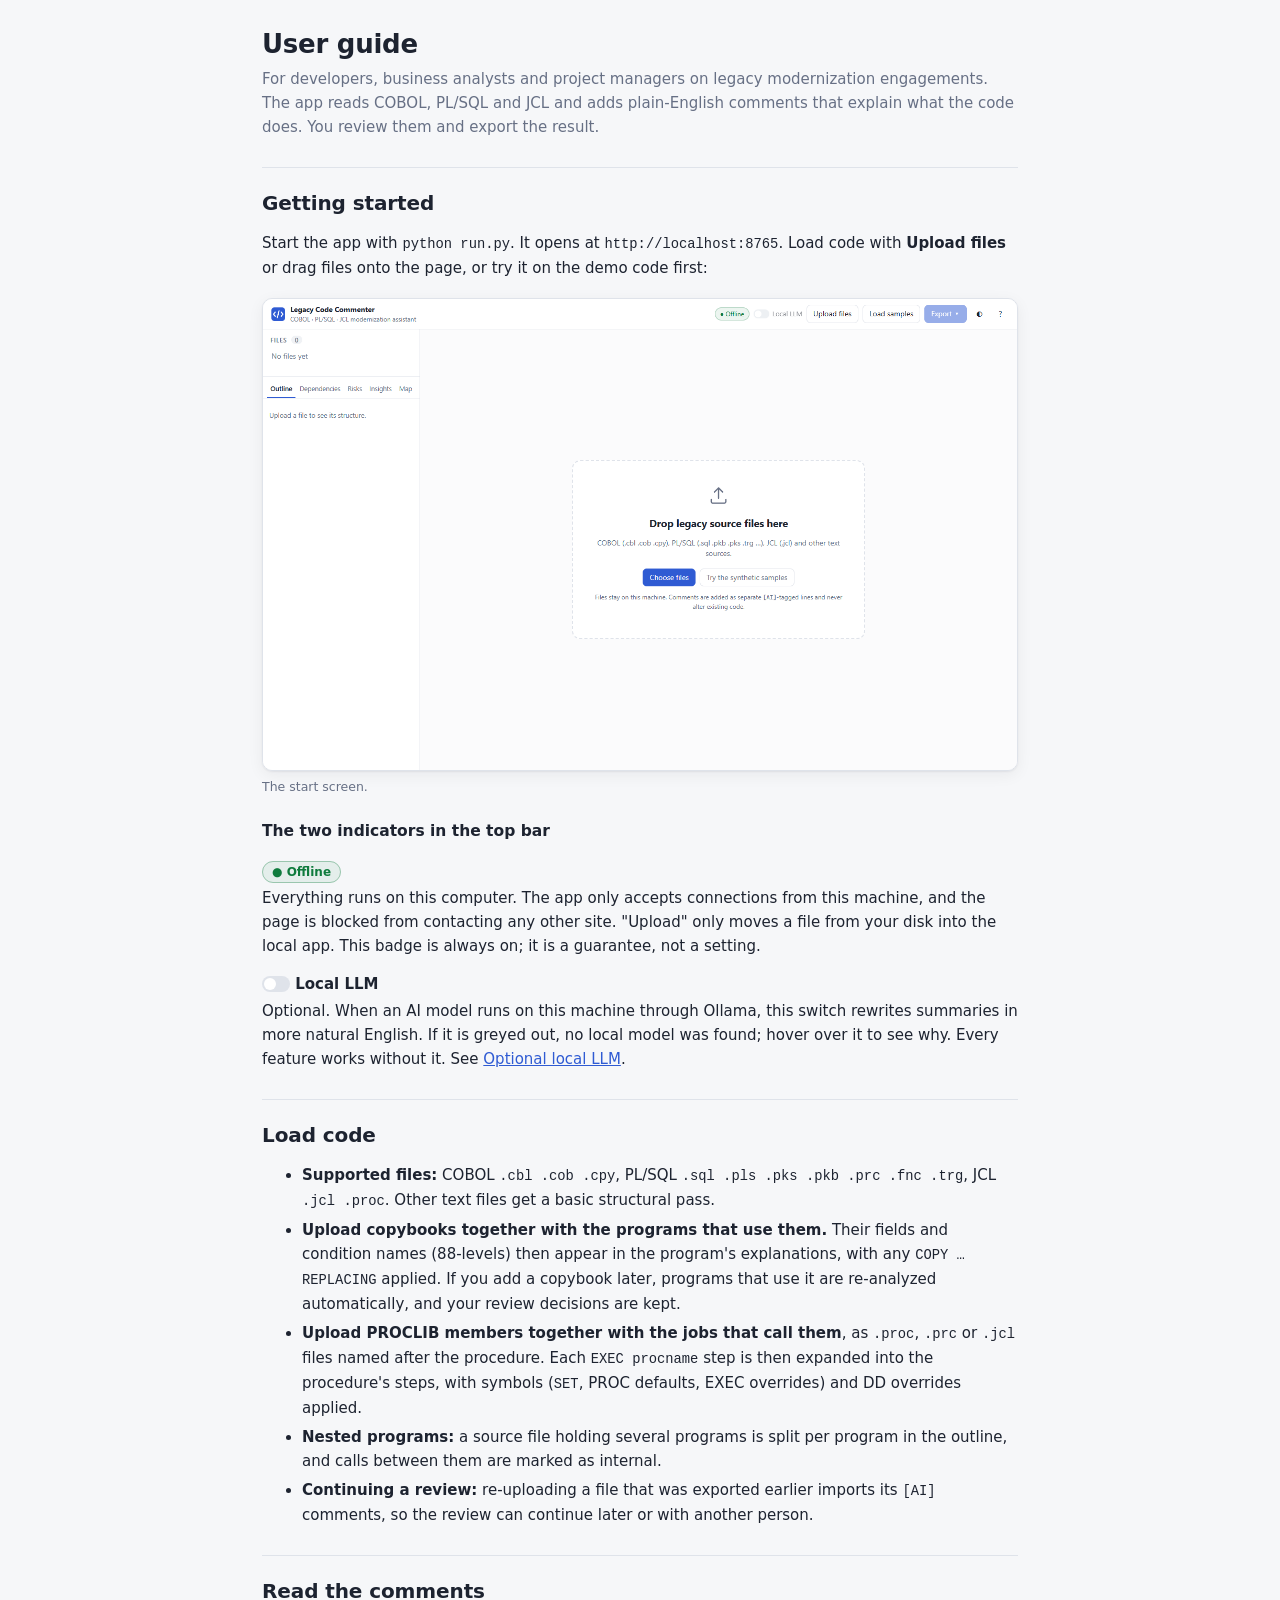
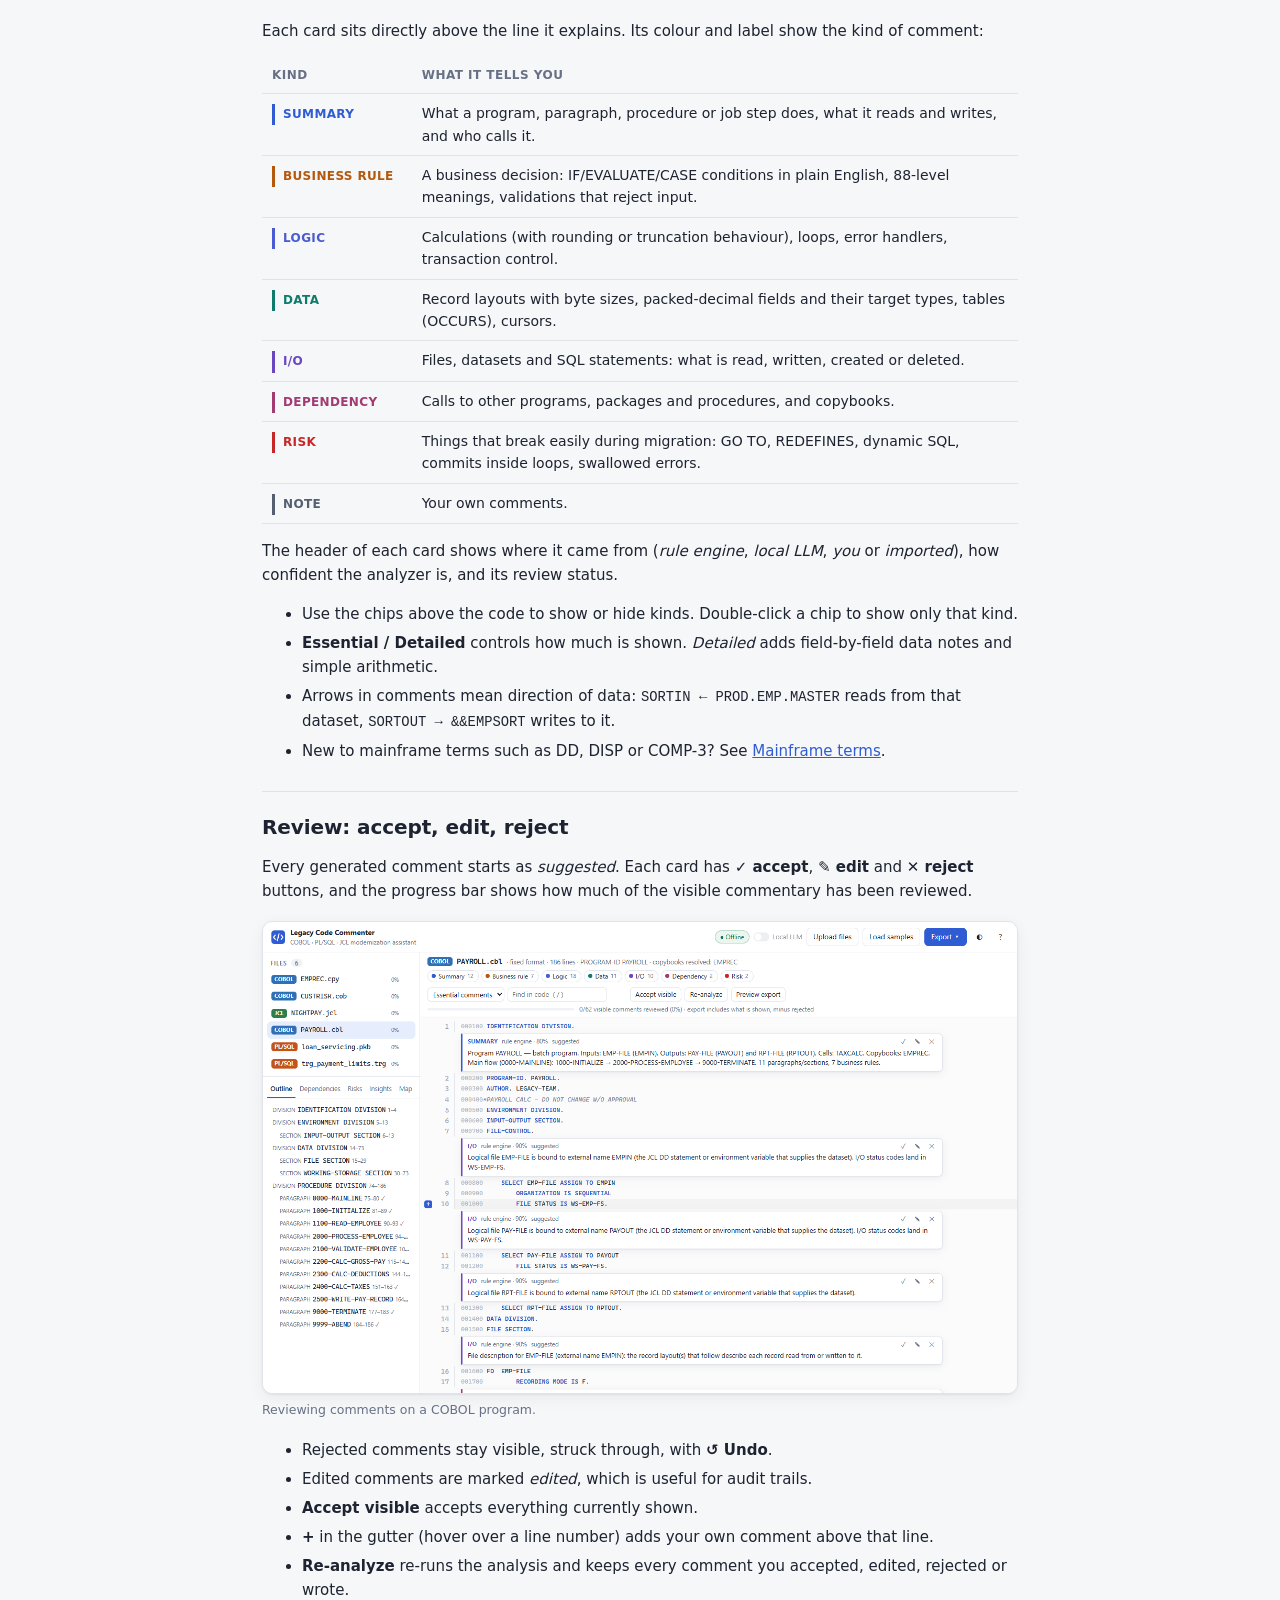
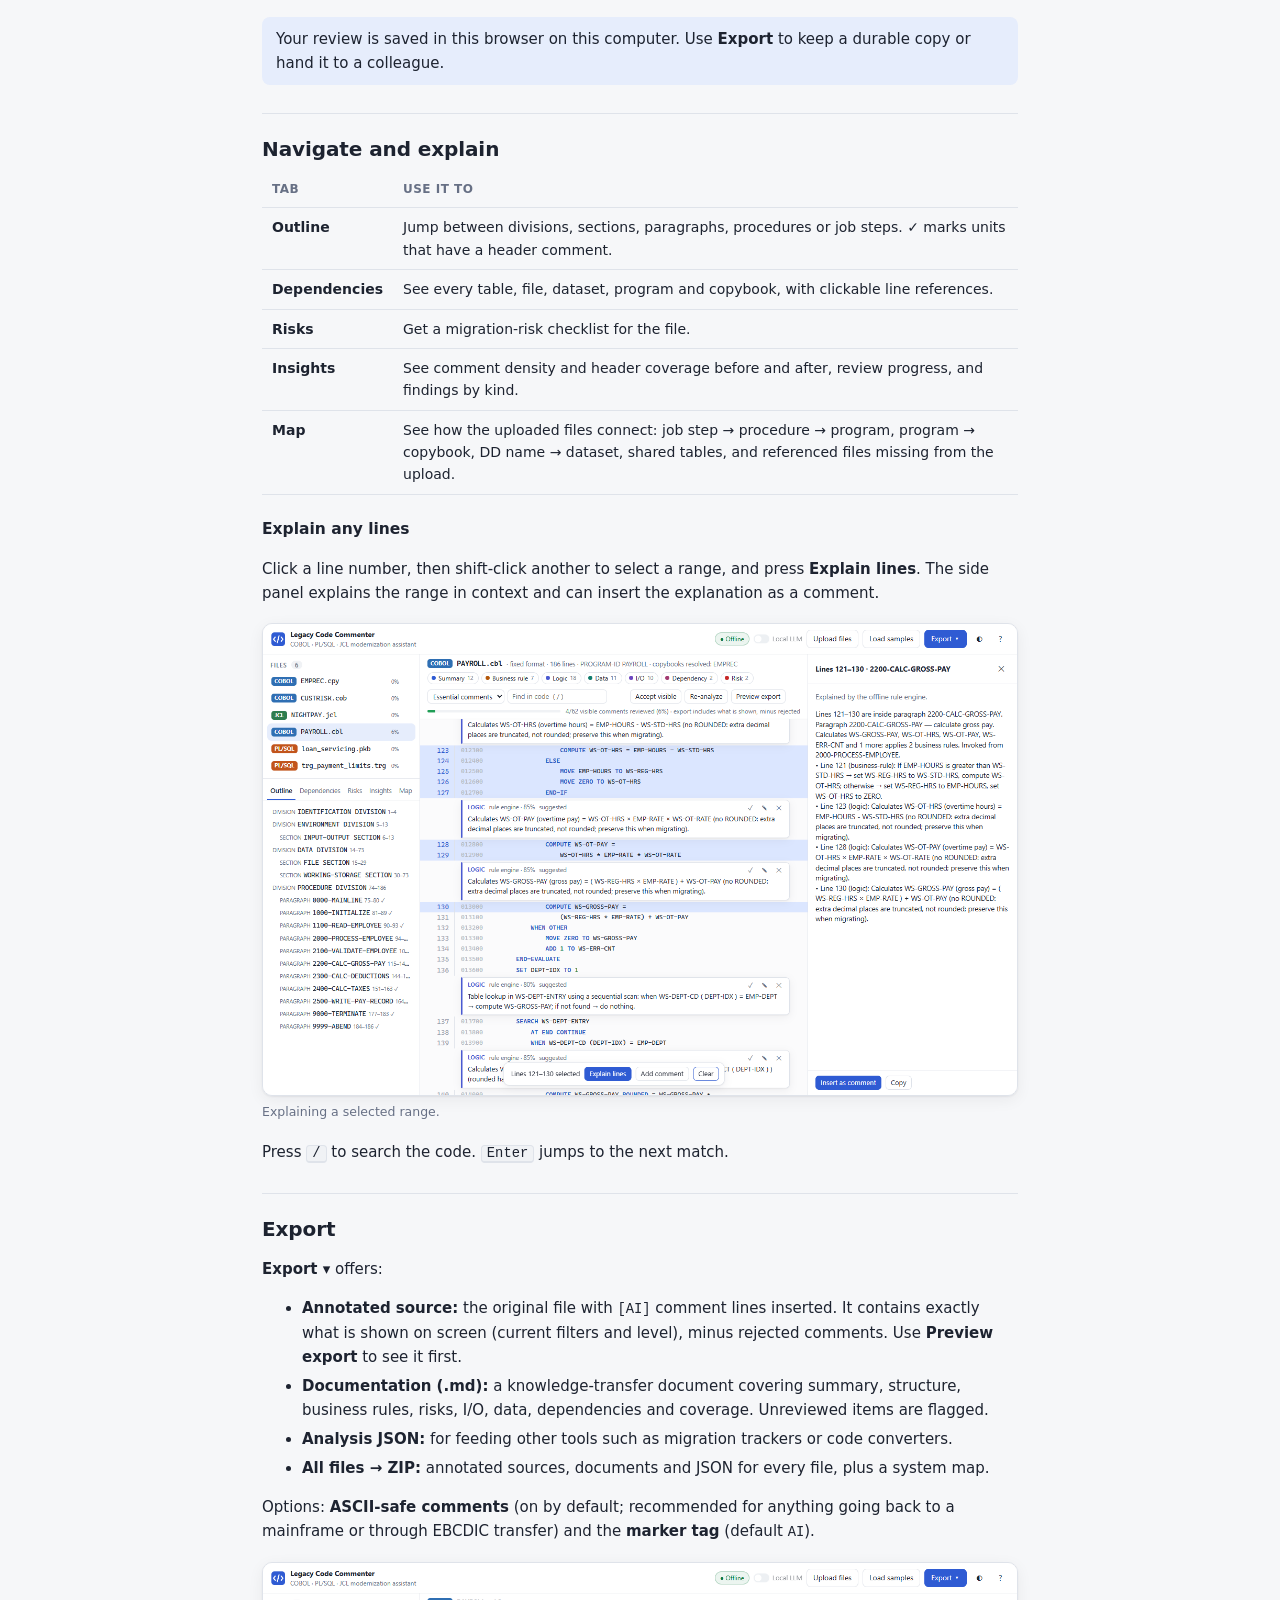
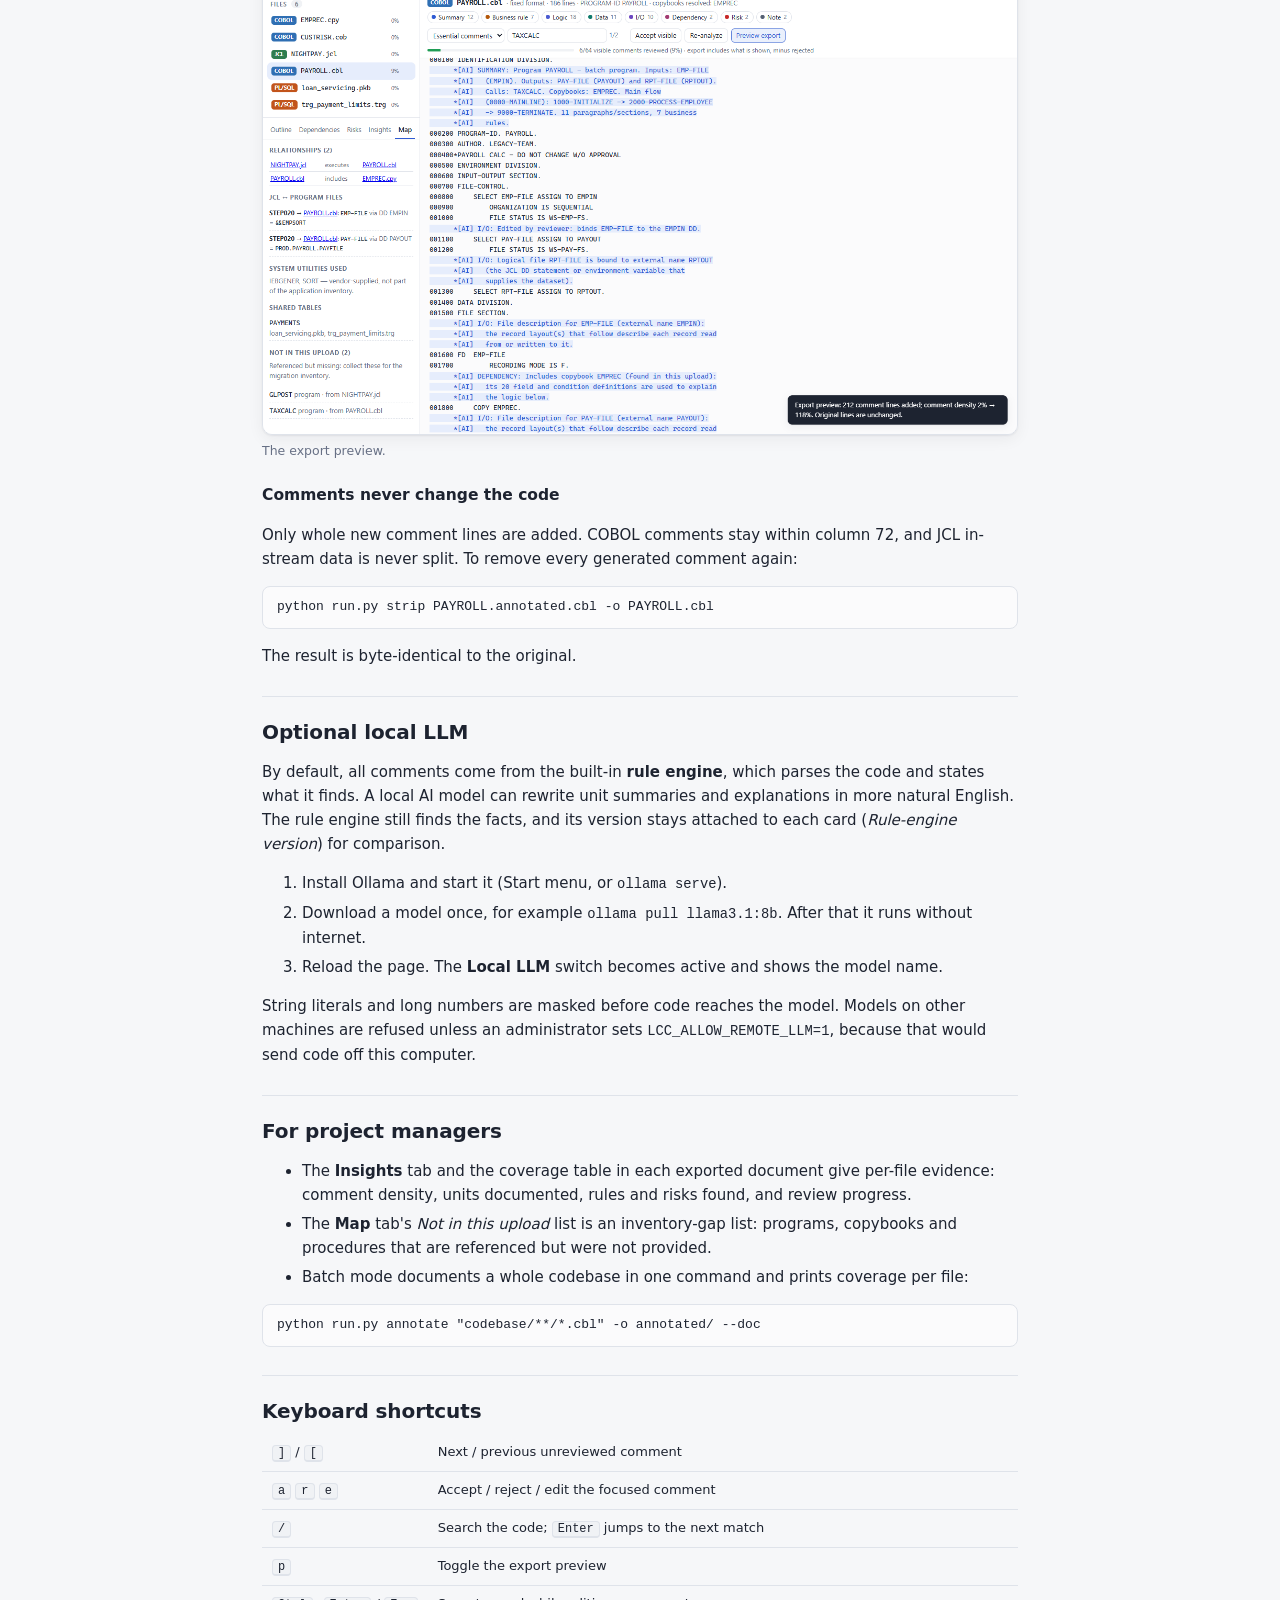
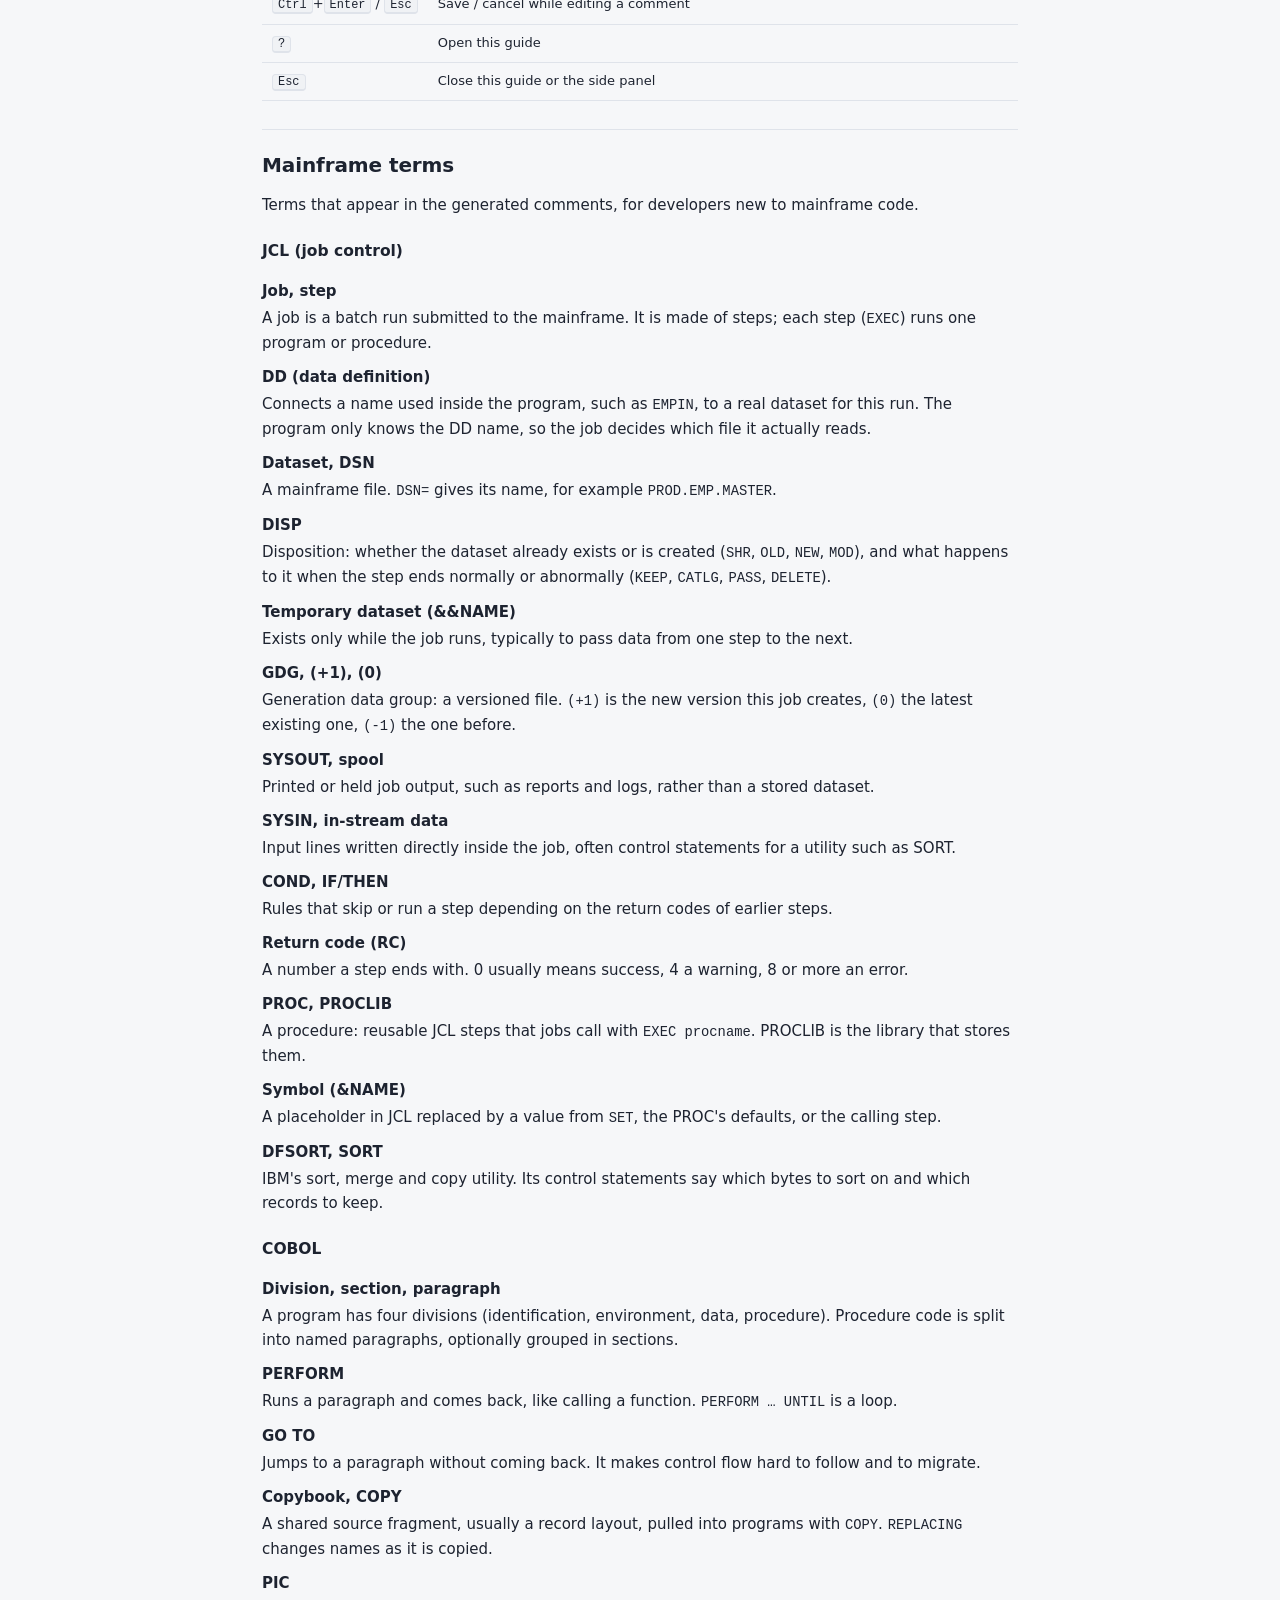
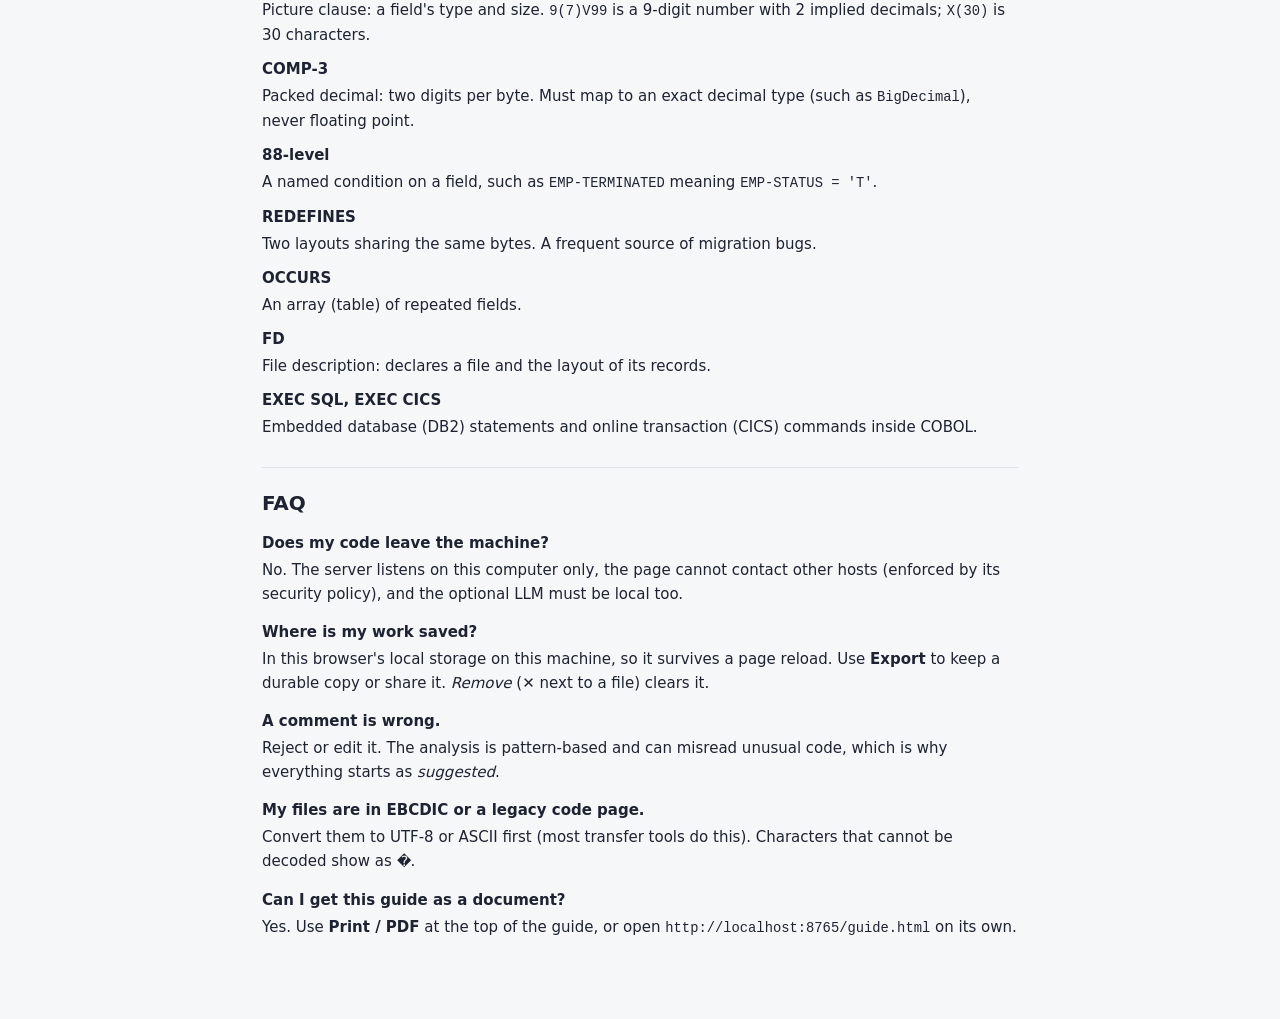
<file: web/guide.html>
<!doctype html>
<html lang="en">
<head>
  <meta charset="utf-8">
  <meta name="viewport" content="width=device-width, initial-scale=1">
  <title>User Guide · Legacy Code Commenter</title>
  <link rel="stylesheet" href="app.css">
</head>
<body class="standalone">
<!-- The app loads the <article> below into its built-in guide (the ? button).
     Opened directly (http://localhost:8765/guide.html) it is a printable stand-alone page. -->
<article class="guide-content" id="guideContent">

<header class="guide-intro">
  <h1>User guide</h1>
  <p>For developers, business analysts and project managers on legacy modernization engagements. The app reads COBOL, PL/SQL and JCL and adds plain-English comments that explain what the code does. You review them and export the result.</p>
</header>

<section id="g-start" data-title="Getting started">
  <h2>Getting started</h2>
  <p>Start the app with <code>python run.py</code>. It opens at <code>http://localhost:8765</code>. Load code with <b>Upload files</b> or drag files onto the page, or try it on the demo code first:</p>
  <p class="guide-actions"><button class="btn btn-primary" data-guide-action="samples">Load the synthetic samples</button> <button class="btn" data-guide-action="upload">Upload my files</button></p>
  <figure><img src="img/01-start.png" width="1440" height="900" alt="Start screen with the drop zone and the Offline badge" loading="lazy"><figcaption>The start screen.</figcaption></figure>
  <h3>The two indicators in the top bar</h3>
  <dl class="guide-dl">
    <dt><span class="pill pill-ok">● Offline</span></dt>
    <dd>Everything runs on this computer. The app only accepts connections from this machine, and the page is blocked from contacting any other site. "Upload" only moves a file from your disk into the local app. This badge is always on; it is a guarantee, not a setting.</dd>
    <dt><span class="guide-switch" aria-hidden="true"></span> Local LLM</dt>
    <dd>Optional. When an AI model runs on this machine through Ollama, this switch rewrites summaries in more natural English. If it is greyed out, no local model was found; hover over it to see why. Every feature works without it. See <a href="#g-llm" data-goto="g-llm">Optional local LLM</a>.</dd>
  </dl>
</section>

<section id="g-load" data-title="Load code">
  <h2>Load code</h2>
  <ul>
    <li><b>Supported files:</b> COBOL <code>.cbl .cob .cpy</code>, PL/SQL <code>.sql .pls .pks .pkb .prc .fnc .trg</code>, JCL <code>.jcl .proc</code>. Other text files get a basic structural pass.</li>
    <li><b>Upload copybooks together with the programs that use them.</b> Their fields and condition names (88-levels) then appear in the program's explanations, with any <code>COPY … REPLACING</code> applied. If you add a copybook later, programs that use it are re-analyzed automatically, and your review decisions are kept.</li>
    <li><b>Upload PROCLIB members together with the jobs that call them</b>, as <code>.proc</code>, <code>.prc</code> or <code>.jcl</code> files named after the procedure. Each <code>EXEC procname</code> step is then expanded into the procedure's steps, with symbols (<code>SET</code>, PROC defaults, EXEC overrides) and DD overrides applied.</li>
    <li><b>Nested programs:</b> a source file holding several programs is split per program in the outline, and calls between them are marked as internal.</li>
    <li><b>Continuing a review:</b> re-uploading a file that was exported earlier imports its <code>[AI]</code> comments, so the review can continue later or with another person.</li>
  </ul>
</section>

<section id="g-read" data-title="Read the comments">
  <h2>Read the comments</h2>
  <p>Each card sits directly above the line it explains. Its colour and label show the kind of comment:</p>
  <table class="guide-table">
    <thead><tr><th>Kind</th><th>What it tells you</th></tr></thead>
    <tbody>
      <tr><td><span class="kind-tag" style="--k: var(--k-summary)">Summary</span></td><td>What a program, paragraph, procedure or job step does, what it reads and writes, and who calls it.</td></tr>
      <tr><td><span class="kind-tag" style="--k: var(--k-business-rule)">Business rule</span></td><td>A business decision: IF/EVALUATE/CASE conditions in plain English, 88-level meanings, validations that reject input.</td></tr>
      <tr><td><span class="kind-tag" style="--k: var(--k-logic)">Logic</span></td><td>Calculations (with rounding or truncation behaviour), loops, error handlers, transaction control.</td></tr>
      <tr><td><span class="kind-tag" style="--k: var(--k-data)">Data</span></td><td>Record layouts with byte sizes, packed-decimal fields and their target types, tables (OCCURS), cursors.</td></tr>
      <tr><td><span class="kind-tag" style="--k: var(--k-io)">I/O</span></td><td>Files, datasets and SQL statements: what is read, written, created or deleted.</td></tr>
      <tr><td><span class="kind-tag" style="--k: var(--k-dependency)">Dependency</span></td><td>Calls to other programs, packages and procedures, and copybooks.</td></tr>
      <tr><td><span class="kind-tag" style="--k: var(--k-warning)">Risk</span></td><td>Things that break easily during migration: GO TO, REDEFINES, dynamic SQL, commits inside loops, swallowed errors.</td></tr>
      <tr><td><span class="kind-tag" style="--k: var(--k-note)">Note</span></td><td>Your own comments.</td></tr>
    </tbody>
  </table>
  <p>The header of each card shows where it came from (<i>rule engine</i>, <i>local LLM</i>, <i>you</i> or <i>imported</i>), how confident the analyzer is, and its review status.</p>
  <ul>
    <li>Use the chips above the code to show or hide kinds. Double-click a chip to show only that kind.</li>
    <li><b>Essential / Detailed</b> controls how much is shown. <i>Detailed</i> adds field-by-field data notes and simple arithmetic.</li>
    <li>Arrows in comments mean direction of data: <code>SORTIN ← PROD.EMP.MASTER</code> reads from that dataset, <code>SORTOUT → &amp;&amp;EMPSORT</code> writes to it.</li>
    <li>New to mainframe terms such as DD, DISP or COMP-3? See <a href="#g-glossary" data-goto="g-glossary">Mainframe terms</a>.</li>
  </ul>
</section>

<section id="g-review" data-title="Review comments">
  <h2>Review: accept, edit, reject</h2>
  <p>Every generated comment starts as <i>suggested</i>. Each card has <b>✓ accept</b>, <b>✎ edit</b> and <b>✕ reject</b> buttons, and the progress bar shows how much of the visible commentary has been reviewed.</p>
  <figure><img src="img/02-review.png" width="1440" height="900" alt="Reviewing generated comments on a COBOL program" loading="lazy"><figcaption>Reviewing comments on a COBOL program.</figcaption></figure>
  <ul>
    <li>Rejected comments stay visible, struck through, with <b>↺ Undo</b>.</li>
    <li>Edited comments are marked <i>edited</i>, which is useful for audit trails.</li>
    <li><b>Accept visible</b> accepts everything currently shown.</li>
    <li><b>+</b> in the gutter (hover over a line number) adds your own comment above that line.</li>
    <li><b>Re-analyze</b> re-runs the analysis and keeps every comment you accepted, edited, rejected or wrote.</li>
  </ul>
  <p class="guide-tip">Your review is saved in this browser on this computer. Use <b>Export</b> to keep a durable copy or hand it to a colleague.</p>
</section>

<section id="g-navigate" data-title="Navigate and explain">
  <h2>Navigate and explain</h2>
  <table class="guide-table">
    <thead><tr><th>Tab</th><th>Use it to</th></tr></thead>
    <tbody>
      <tr><td><b>Outline</b></td><td>Jump between divisions, sections, paragraphs, procedures or job steps. ✓ marks units that have a header comment.</td></tr>
      <tr><td><b>Dependencies</b></td><td>See every table, file, dataset, program and copybook, with clickable line references.</td></tr>
      <tr><td><b>Risks</b></td><td>Get a migration-risk checklist for the file.</td></tr>
      <tr><td><b>Insights</b></td><td>See comment density and header coverage before and after, review progress, and findings by kind.</td></tr>
      <tr><td><b>Map</b></td><td>See how the uploaded files connect: job step → procedure → program, program → copybook, DD name → dataset, shared tables, and referenced files missing from the upload.</td></tr>
    </tbody>
  </table>
  <h3>Explain any lines</h3>
  <p>Click a line number, then shift-click another to select a range, and press <b>Explain lines</b>. The side panel explains the range in context and can insert the explanation as a comment.</p>
  <figure><img src="img/03-explain.png" width="1440" height="900" alt="The Explain lines side panel" loading="lazy"><figcaption>Explaining a selected range.</figcaption></figure>
  <p>Press <kbd>/</kbd> to search the code. <kbd>Enter</kbd> jumps to the next match.</p>
</section>

<section id="g-export" data-title="Export">
  <h2>Export</h2>
  <p><b>Export ▾</b> offers:</p>
  <ul>
    <li><b>Annotated source:</b> the original file with <code>[AI]</code> comment lines inserted. It contains exactly what is shown on screen (current filters and level), minus rejected comments. Use <b>Preview export</b> to see it first.</li>
    <li><b>Documentation (.md):</b> a knowledge-transfer document covering summary, structure, business rules, risks, I/O, data, dependencies and coverage. Unreviewed items are flagged.</li>
    <li><b>Analysis JSON:</b> for feeding other tools such as migration trackers or code converters.</li>
    <li><b>All files → ZIP:</b> annotated sources, documents and JSON for every file, plus a system map.</li>
  </ul>
  <p>Options: <b>ASCII-safe comments</b> (on by default; recommended for anything going back to a mainframe or through EBCDIC transfer) and the <b>marker tag</b> (default <code>AI</code>).</p>
  <figure><img src="img/06-export-preview.png" width="1440" height="900" alt="Export preview showing inserted [AI] comment lines" loading="lazy"><figcaption>The export preview.</figcaption></figure>
  <h3>Comments never change the code</h3>
  <p>Only whole new comment lines are added. COBOL comments stay within column 72, and JCL in-stream data is never split. To remove every generated comment again:</p>
  <pre class="guide-pre">python run.py strip PAYROLL.annotated.cbl -o PAYROLL.cbl</pre>
  <p>The result is byte-identical to the original.</p>
</section>

<section id="g-llm" data-title="Optional local LLM">
  <h2>Optional local LLM</h2>
  <p>By default, all comments come from the built-in <b>rule engine</b>, which parses the code and states what it finds. A local AI model can rewrite unit summaries and explanations in more natural English. The rule engine still finds the facts, and its version stays attached to each card (<i>Rule-engine version</i>) for comparison.</p>
  <ol>
    <li>Install Ollama and start it (Start menu, or <code>ollama serve</code>).</li>
    <li>Download a model once, for example <code>ollama pull llama3.1:8b</code>. After that it runs without internet.</li>
    <li>Reload the page. The <b>Local LLM</b> switch becomes active and shows the model name.</li>
  </ol>
  <p>String literals and long numbers are masked before code reaches the model. Models on other machines are refused unless an administrator sets <code>LCC_ALLOW_REMOTE_LLM=1</code>, because that would send code off this computer.</p>
</section>

<section id="g-pm" data-title="For project managers">
  <h2>For project managers</h2>
  <ul>
    <li>The <b>Insights</b> tab and the coverage table in each exported document give per-file evidence: comment density, units documented, rules and risks found, and review progress.</li>
    <li>The <b>Map</b> tab's <i>Not in this upload</i> list is an inventory-gap list: programs, copybooks and procedures that are referenced but were not provided.</li>
    <li>Batch mode documents a whole codebase in one command and prints coverage per file:</li>
  </ul>
  <pre class="guide-pre">python run.py annotate "codebase/**/*.cbl" -o annotated/ --doc</pre>
</section>

<section id="g-keys" data-title="Keyboard shortcuts">
  <h2>Keyboard shortcuts</h2>
  <table class="guide-table keys">
    <tbody>
      <tr><td><kbd>]</kbd> / <kbd>[</kbd></td><td>Next / previous unreviewed comment</td></tr>
      <tr><td><kbd>a</kbd> <kbd>r</kbd> <kbd>e</kbd></td><td>Accept / reject / edit the focused comment</td></tr>
      <tr><td><kbd>/</kbd></td><td>Search the code; <kbd>Enter</kbd> jumps to the next match</td></tr>
      <tr><td><kbd>p</kbd></td><td>Toggle the export preview</td></tr>
      <tr><td><kbd>Ctrl</kbd>+<kbd>Enter</kbd> / <kbd>Esc</kbd></td><td>Save / cancel while editing a comment</td></tr>
      <tr><td><kbd>?</kbd></td><td>Open this guide</td></tr>
      <tr><td><kbd>Esc</kbd></td><td>Close this guide or the side panel</td></tr>
    </tbody>
  </table>
</section>

<section id="g-glossary" data-title="Mainframe terms">
  <h2>Mainframe terms</h2>
  <p>Terms that appear in the generated comments, for developers new to mainframe code.</p>
  <h3>JCL (job control)</h3>
  <dl class="guide-dl glossary">
    <dt>Job, step</dt><dd>A job is a batch run submitted to the mainframe. It is made of steps; each step (<code>EXEC</code>) runs one program or procedure.</dd>
    <dt>DD (data definition)</dt><dd>Connects a name used inside the program, such as <code>EMPIN</code>, to a real dataset for this run. The program only knows the DD name, so the job decides which file it actually reads.</dd>
    <dt>Dataset, DSN</dt><dd>A mainframe file. <code>DSN=</code> gives its name, for example <code>PROD.EMP.MASTER</code>.</dd>
    <dt>DISP</dt><dd>Disposition: whether the dataset already exists or is created (<code>SHR</code>, <code>OLD</code>, <code>NEW</code>, <code>MOD</code>), and what happens to it when the step ends normally or abnormally (<code>KEEP</code>, <code>CATLG</code>, <code>PASS</code>, <code>DELETE</code>).</dd>
    <dt>Temporary dataset (&amp;&amp;NAME)</dt><dd>Exists only while the job runs, typically to pass data from one step to the next.</dd>
    <dt>GDG, (+1), (0)</dt><dd>Generation data group: a versioned file. <code>(+1)</code> is the new version this job creates, <code>(0)</code> the latest existing one, <code>(-1)</code> the one before.</dd>
    <dt>SYSOUT, spool</dt><dd>Printed or held job output, such as reports and logs, rather than a stored dataset.</dd>
    <dt>SYSIN, in-stream data</dt><dd>Input lines written directly inside the job, often control statements for a utility such as SORT.</dd>
    <dt>COND, IF/THEN</dt><dd>Rules that skip or run a step depending on the return codes of earlier steps.</dd>
    <dt>Return code (RC)</dt><dd>A number a step ends with. 0 usually means success, 4 a warning, 8 or more an error.</dd>
    <dt>PROC, PROCLIB</dt><dd>A procedure: reusable JCL steps that jobs call with <code>EXEC procname</code>. PROCLIB is the library that stores them.</dd>
    <dt>Symbol (&amp;NAME)</dt><dd>A placeholder in JCL replaced by a value from <code>SET</code>, the PROC's defaults, or the calling step.</dd>
    <dt>DFSORT, SORT</dt><dd>IBM's sort, merge and copy utility. Its control statements say which bytes to sort on and which records to keep.</dd>
  </dl>
  <h3>COBOL</h3>
  <dl class="guide-dl glossary">
    <dt>Division, section, paragraph</dt><dd>A program has four divisions (identification, environment, data, procedure). Procedure code is split into named paragraphs, optionally grouped in sections.</dd>
    <dt>PERFORM</dt><dd>Runs a paragraph and comes back, like calling a function. <code>PERFORM … UNTIL</code> is a loop.</dd>
    <dt>GO TO</dt><dd>Jumps to a paragraph without coming back. It makes control flow hard to follow and to migrate.</dd>
    <dt>Copybook, COPY</dt><dd>A shared source fragment, usually a record layout, pulled into programs with <code>COPY</code>. <code>REPLACING</code> changes names as it is copied.</dd>
    <dt>PIC</dt><dd>Picture clause: a field's type and size. <code>9(7)V99</code> is a 9-digit number with 2 implied decimals; <code>X(30)</code> is 30 characters.</dd>
    <dt>COMP-3</dt><dd>Packed decimal: two digits per byte. Must map to an exact decimal type (such as <code>BigDecimal</code>), never floating point.</dd>
    <dt>88-level</dt><dd>A named condition on a field, such as <code>EMP-TERMINATED</code> meaning <code>EMP-STATUS = 'T'</code>.</dd>
    <dt>REDEFINES</dt><dd>Two layouts sharing the same bytes. A frequent source of migration bugs.</dd>
    <dt>OCCURS</dt><dd>An array (table) of repeated fields.</dd>
    <dt>FD</dt><dd>File description: declares a file and the layout of its records.</dd>
    <dt>EXEC SQL, EXEC CICS</dt><dd>Embedded database (DB2) statements and online transaction (CICS) commands inside COBOL.</dd>
  </dl>
</section>

<section id="g-faq" data-title="FAQ">
  <h2>FAQ</h2>
  <dl class="guide-dl">
    <dt>Does my code leave the machine?</dt>
    <dd>No. The server listens on this computer only, the page cannot contact other hosts (enforced by its security policy), and the optional LLM must be local too.</dd>
    <dt>Where is my work saved?</dt>
    <dd>In this browser's local storage on this machine, so it survives a page reload. Use <b>Export</b> to keep a durable copy or share it. <i>Remove</i> (✕ next to a file) clears it.</dd>
    <dt>A comment is wrong.</dt>
    <dd>Reject or edit it. The analysis is pattern-based and can misread unusual code, which is why everything starts as <i>suggested</i>.</dd>
    <dt>My files are in EBCDIC or a legacy code page.</dt>
    <dd>Convert them to UTF-8 or ASCII first (most transfer tools do this). Characters that cannot be decoded show as <code>�</code>.</dd>
    <dt>Can I get this guide as a document?</dt>
    <dd>Yes. Use <b>Print / PDF</b> at the top of the guide, or open <code>http://localhost:8765/guide.html</code> on its own.</dd>
  </dl>
</section>

</article>
</body>
</html>
</file>
<file: web/app.css>
:root {
  --bg: #f6f7f9; --panel: #ffffff; --panel-2: #f0f2f5; --border: #dfe3ea; --text: #1d2330; --muted: #677085;
  --accent: #2f5bd3; --accent-soft: #e6edfc; --code-bg: #fbfbfc; --gutter: #9aa2b1; --hit: #fff3bf; --sel: #dbe6ff;
  --k-summary: #2f5bd3; --k-business-rule: #b4580b; --k-logic: #4a5ad1; --k-data: #0f7b6c; --k-io: #6b46c1;
  --k-dependency: #a23b72; --k-warning: #c62828; --k-note: #546072;
  --tok-kw: #1f4fbf; --tok-str: #a3410d; --tok-num: #0b7a4b; --tok-com: #7b8494; --tok-seq: #b5bbc6; --tok-name: #8a1f7a;
  --shadow: 0 1px 2px rgba(16,24,40,.06), 0 4px 16px rgba(16,24,40,.06);
  --mono: ui-monospace, "Cascadia Code", "SF Mono", Consolas, "Liberation Mono", Menlo, monospace;
  --sans: system-ui, -apple-system, "Segoe UI", Roboto, "Helvetica Neue", Arial, sans-serif;
}
@media (prefers-color-scheme: dark) {
  :root:not([data-theme="light"]) {
    --bg: #0f1218; --panel: #161a22; --panel-2: #1c212b; --border: #2a303c; --text: #e3e7ee; --muted: #949db0;
    --accent: #6d93ff; --accent-soft: #1e2a47; --code-bg: #12161d; --gutter: #5d6576; --hit: #4a3f12; --sel: #22325a;
    --k-summary: #7ea2ff; --k-business-rule: #f0a35b; --k-logic: #9aa5ff; --k-data: #4cc5b0; --k-io: #b394f5;
    --k-dependency: #e07fb3; --k-warning: #ff7b7b; --k-note: #a3adbd;
    --tok-kw: #82aaff; --tok-str: #f0a878; --tok-num: #7fd1a5; --tok-com: #6d7688; --tok-seq: #454c5a; --tok-name: #e19ad8;
    --shadow: 0 1px 2px rgba(0,0,0,.4), 0 4px 16px rgba(0,0,0,.35);
  }
}
:root[data-theme="dark"] {
  --bg: #0f1218; --panel: #161a22; --panel-2: #1c212b; --border: #2a303c; --text: #e3e7ee; --muted: #949db0;
  --accent: #6d93ff; --accent-soft: #1e2a47; --code-bg: #12161d; --gutter: #5d6576; --hit: #4a3f12; --sel: #22325a;
  --k-summary: #7ea2ff; --k-business-rule: #f0a35b; --k-logic: #9aa5ff; --k-data: #4cc5b0; --k-io: #b394f5;
  --k-dependency: #e07fb3; --k-warning: #ff7b7b; --k-note: #a3adbd;
  --tok-kw: #82aaff; --tok-str: #f0a878; --tok-num: #7fd1a5; --tok-com: #6d7688; --tok-seq: #454c5a; --tok-name: #e19ad8;
  --shadow: 0 1px 2px rgba(0,0,0,.4), 0 4px 16px rgba(0,0,0,.35);
}

* { box-sizing: border-box; }
html, body { height: 100%; margin: 0; }
body { background: var(--bg); color: var(--text); font: 14px/1.45 var(--sans); overflow: hidden; }
button, input, select, textarea { font: inherit; color: inherit; }
code, kbd { font-family: var(--mono); font-size: .92em; }
kbd { border: 1px solid var(--border); border-bottom-width: 2px; border-radius: 4px; padding: 0 5px; background: var(--panel-2); }
.muted { color: var(--muted); }
[hidden] { display: none !important; }

/* ---------- top bar */
.topbar { height: 58px; display: flex; align-items: center; justify-content: space-between; gap: 12px; padding: 0 16px;
  background: var(--panel); border-bottom: 1px solid var(--border); }
.brand { display: flex; align-items: center; gap: 10px; min-width: 0; }
.brand-name { font-weight: 650; letter-spacing: -.01em; }
.brand-sub { font-size: 12px; color: var(--muted); white-space: nowrap; }
.top-actions { display: flex; align-items: center; gap: 8px; flex-wrap: nowrap; }
.btn { border: 1px solid var(--border); background: var(--panel); border-radius: 8px; padding: 6px 12px; cursor: pointer;
  white-space: nowrap; transition: background .12s, border-color .12s; }
.btn:hover:not(:disabled) { border-color: var(--accent); }
.btn:disabled { opacity: .5; cursor: default; }
.btn-primary { background: var(--accent); border-color: var(--accent); color: #fff; }
.btn-primary:hover:not(:disabled) { filter: brightness(1.08); }
.btn-ghost { background: transparent; }
.btn-sm { padding: 3px 9px; font-size: 13px; border-radius: 7px; }
.btn-toggle.on { background: var(--accent-soft); border-color: var(--accent); color: var(--accent); }
.icon-btn { width: 32px; height: 32px; border-radius: 8px; border: 1px solid transparent; background: transparent; cursor: pointer; font-size: 15px; }
.icon-btn:hover { background: var(--panel-2); }
.pill { font-size: 12px; padding: 3px 9px; border-radius: 999px; border: 1px solid var(--border); white-space: nowrap; }
.pill-ok { color: #0f7b3d; border-color: rgba(15,123,61,.35); background: rgba(15,123,61,.08); }
.pill-llm { color: var(--k-io); border-color: var(--k-io); }
.switch { display: inline-flex; align-items: center; gap: 6px; cursor: pointer; user-select: none; font-size: 13px; }
.switch input { display: none; }
.switch .slider { width: 30px; height: 17px; border-radius: 99px; background: var(--border); position: relative; transition: .15s; }
.switch .slider::after { content: ""; position: absolute; top: 2px; left: 2px; width: 13px; height: 13px; border-radius: 50%; background: #fff; transition: .15s; }
.switch input:checked + .slider { background: var(--k-io); }
.switch input:checked + .slider::after { left: 15px; }
.switch.disabled { opacity: .55; cursor: not-allowed; }
.menu-wrap { position: relative; }
.menu { position: absolute; right: 0; top: calc(100% + 6px); background: var(--panel); border: 1px solid var(--border); border-radius: 10px;
  box-shadow: var(--shadow); padding: 6px; min-width: 270px; z-index: 30; display: flex; flex-direction: column; }
.menu button { text-align: left; border: 0; background: transparent; padding: 7px 10px; border-radius: 6px; cursor: pointer; }
.menu button:hover { background: var(--panel-2); }
.menu-opt { display: flex; align-items: center; gap: 8px; padding: 7px 10px; font-size: 13px; color: var(--muted); border-top: 1px solid var(--border); }
.menu-opt input[type=text], .menu-opt input:not([type]) { border: 1px solid var(--border); border-radius: 5px; padding: 1px 5px; background: var(--panel-2); width: 70px; }

/* ---------- layout */
.layout { display: flex; height: calc(100% - 58px); }
.sidebar { width: 300px; flex: none; background: var(--panel); border-right: 1px solid var(--border); display: flex; flex-direction: column; min-height: 0; }
.side-title { font-size: 12px; font-weight: 600; text-transform: uppercase; letter-spacing: .06em; color: var(--muted); padding: 12px 14px 6px; }
.count { background: var(--panel-2); border-radius: 99px; padding: 0 7px; margin-left: 4px; }
.files { max-height: 34%; display: flex; flex-direction: column; min-height: 90px; }
.file-list { list-style: none; margin: 0; padding: 0 8px 8px; overflow: auto; }
.file-list li { display: flex; align-items: center; gap: 8px; padding: 6px 8px; border-radius: 8px; cursor: pointer; }
.file-list li:hover { background: var(--panel-2); }
.file-list li.active { background: var(--accent-soft); }
.file-list .fname { flex: 1; min-width: 0; overflow: hidden; text-overflow: ellipsis; white-space: nowrap; font-family: var(--mono); font-size: 12.5px; }
.file-list .fprog { font-size: 11px; color: var(--muted); }
.file-list .x { border: 0; background: transparent; color: var(--muted); cursor: pointer; visibility: hidden; padding: 0 2px; }
.file-list li:hover .x { visibility: visible; }
.lang-badge { font-size: 10.5px; font-weight: 700; letter-spacing: .03em; padding: 1px 6px; border-radius: 5px; color: #fff; background: var(--muted); flex: none; }
.lang-cobol { background: #2f6fb3; } .lang-plsql { background: #c2541b; } .lang-jcl { background: #2e7d4f; } .lang-generic { background: #6b7280; }
.tabs { display: flex; flex-wrap: wrap; gap: 2px; padding: 6px 8px 0; border-top: 1px solid var(--border); border-bottom: 1px solid var(--border); }
.tab { border: 0; background: transparent; padding: 7px 6px; font-size: 12.5px; cursor: pointer; color: var(--muted); border-bottom: 2px solid transparent; }
.tab.active { color: var(--text); border-bottom-color: var(--accent); font-weight: 600; }
.tab-body { flex: 1; overflow: auto; padding: 10px 12px 24px; font-size: 13px; }
.tab-body h4 { margin: 14px 0 6px; font-size: 12px; text-transform: uppercase; letter-spacing: .05em; color: var(--muted); }
.tab-body h4:first-child { margin-top: 2px; }
.outline-node { display: block; width: 100%; text-align: left; border: 0; background: transparent; padding: 3px 6px; border-radius: 6px;
  cursor: pointer; font-family: var(--mono); font-size: 12.5px; white-space: nowrap; overflow: hidden; text-overflow: ellipsis; }
.outline-node:hover { background: var(--panel-2); }
.outline-node .ok { font-family: var(--sans); font-size: 10.5px; color: var(--muted); margin-left: 4px; }
.outline-kind { font-family: var(--sans); font-size: 10.5px; color: var(--muted); text-transform: uppercase; margin-right: 4px; }
.dep { padding: 5px 0; border-bottom: 1px dashed var(--border); }
.dep-name { font-family: var(--mono); font-size: 12.5px; word-break: break-all; }
.linechip { border: 1px solid var(--border); background: var(--panel-2); border-radius: 5px; font-size: 11px; padding: 0 5px; margin: 2px 3px 0 0; cursor: pointer; font-family: var(--mono); }
.linechip:hover { border-color: var(--accent); }
.risk { border-left: 3px solid var(--k-warning); padding: 4px 8px; margin: 6px 0; cursor: pointer; border-radius: 0 6px 6px 0; background: var(--panel-2); }
.risk:hover { background: var(--accent-soft); }
.metric { margin: 8px 0 12px; }
.metric-label { display: flex; justify-content: space-between; font-size: 12.5px; }
.bars { display: grid; grid-template-columns: 52px 1fr 48px; gap: 4px 6px; align-items: center; font-size: 11.5px; margin-top: 4px; color: var(--muted); }
.bar { height: 8px; background: var(--panel-2); border-radius: 99px; overflow: hidden; }
.bar > i { display: block; height: 100%; background: var(--gutter); border-radius: 99px; }
.bar.after > i { background: var(--accent); }
.kind-grid { display: grid; grid-template-columns: 1fr auto; gap: 3px 8px; font-size: 12.5px; }
.dot { display: inline-block; width: 8px; height: 8px; border-radius: 50%; margin-right: 6px; }
.map-table { width: 100%; border-collapse: collapse; font-size: 12px; }
.map-table td { border-bottom: 1px solid var(--border); padding: 4px 2px; vertical-align: top; word-break: break-word; }
.summary-box { background: var(--panel-2); border-radius: 8px; padding: 8px 10px; font-size: 12.5px; }

/* ---------- main */
.main { flex: 1; min-width: 0; display: flex; flex-direction: column; position: relative; }
.toolbar { background: var(--panel); border-bottom: 1px solid var(--border); padding: 8px 14px 6px; }
.file-head { display: flex; align-items: center; gap: 8px; margin-bottom: 6px; min-width: 0; }
.file-head strong { font-family: var(--mono); font-size: 13.5px; }
.file-head .muted { font-size: 12.5px; overflow: hidden; text-overflow: ellipsis; white-space: nowrap; }
.tool-row { display: flex; align-items: center; justify-content: space-between; gap: 10px; flex-wrap: wrap; }
.chips { display: flex; gap: 5px; flex-wrap: wrap; }
.chip { display: inline-flex; align-items: center; gap: 5px; font-size: 12px; padding: 2px 9px 2px 7px; border-radius: 99px; border: 1px solid var(--border);
  background: var(--panel); cursor: pointer; user-select: none; }
.chip .n { color: var(--muted); font-size: 11px; }
.chip.off { opacity: .45; }
.chip .dot { margin-right: 0; }
.tool-right { display: flex; align-items: center; gap: 6px; flex-wrap: wrap; }
.tool-right select { border: 1px solid var(--border); border-radius: 7px; padding: 3px 6px; background: var(--panel); font-size: 13px; }
.search { position: relative; display: flex; align-items: center; gap: 4px; }
.search input { border: 1px solid var(--border); border-radius: 7px; padding: 3px 8px; width: 190px; background: var(--panel); font-size: 13px; }
.search span { font-size: 11.5px; min-width: 34px; }
.progress-row { display: flex; align-items: center; gap: 10px; margin-top: 6px; font-size: 12px; }
.progress { flex: 1; max-width: 280px; height: 5px; border-radius: 99px; background: var(--panel-2); overflow: hidden; }
.progress > div { height: 100%; width: 0; background: #1f9d55; transition: width .25s; }

.viewer { flex: 1; overflow: auto; position: relative; background: var(--code-bg); }
.empty { height: 100%; display: flex; align-items: center; justify-content: center; padding: 24px; }
.drop { max-width: 560px; text-align: center; border: 2px dashed var(--border); border-radius: 16px; padding: 40px 32px; background: var(--panel); color: var(--muted); }
.drop.over { border-color: var(--accent); background: var(--accent-soft); }
.drop h2 { color: var(--text); margin: 10px 0 6px; font-size: 20px; letter-spacing: -.01em; }
.drop-actions { display: flex; gap: 8px; justify-content: center; margin: 18px 0 10px; }
.fine { font-size: 12px; color: var(--muted); }

.code { font-family: var(--mono); font-size: 13px; line-height: 1.55; padding: 8px 0 120px; min-width: max-content; font-variant-ligatures: none; }
.ln { display: flex; white-space: pre; }
.ln:hover { background: rgba(127,127,127,.06); }
.ln.sel { background: var(--sel); }
.ln.hit { background: var(--hit); }
.ln.flash { animation: flash 1.4s ease-out; }
@keyframes flash { 0% { background: var(--hit); } 100% { background: transparent; } }
.gutter { position: sticky; left: 0; flex: none; width: 66px; display: flex; align-items: center; justify-content: flex-end; gap: 2px; padding-right: 10px;
  color: var(--gutter); background: var(--code-bg); user-select: none; border-right: 1px solid var(--border); margin-right: 12px; z-index: 1; }
.ln.sel .gutter { background: var(--sel); color: var(--accent); }
.gutter .num { cursor: pointer; min-width: 30px; text-align: right; }
.gutter .add { visibility: hidden; border: 0; background: var(--accent); color: #fff; width: 15px; height: 15px; border-radius: 4px; line-height: 13px;
  font-size: 12px; padding: 0; cursor: pointer; }
.ln:hover .gutter .add { visibility: visible; }
.ln code { font-family: inherit; padding-right: 32px; }
.ln.protected code { opacity: .85; }
.t-kw { color: var(--tok-kw); font-weight: 600; } .t-str { color: var(--tok-str); } .t-num { color: var(--tok-num); }
.t-com { color: var(--tok-com); font-style: italic; } .t-seq { color: var(--tok-seq); } .t-name { color: var(--tok-name); font-weight: 600; }
.t-ai { color: var(--k-summary); font-style: normal; background: var(--accent-soft); }

/* ---------- annotation cards */
/* Cards stay pinned to the visible area even when long code lines scroll horizontally. */
.ann { position: sticky; left: 78px; margin: 3px 32px 3px 78px; width: calc(var(--viewer-w, 100vw) - 112px); max-width: 920px;
  font-family: var(--sans); font-size: 13px; line-height: 1.45; white-space: normal;
  background: var(--panel); border: 1px solid var(--border); border-left: 3px solid var(--k-note); border-radius: 0 8px 8px 0; box-shadow: var(--shadow); }
.ann-head { display: flex; align-items: center; gap: 8px; padding: 4px 8px 0 10px; font-size: 11.5px; color: var(--muted); }
.ann-kind { font-weight: 700; letter-spacing: .04em; font-size: 10.5px; }
.ann-text { padding: 2px 10px 7px; color: var(--text); }
.ann-actions { margin-left: auto; display: flex; gap: 2px; }
.ann-actions button { border: 1px solid transparent; background: transparent; border-radius: 6px; cursor: pointer; padding: 0 6px; font-size: 12.5px; color: var(--muted); }
.ann-actions button:hover { border-color: var(--border); color: var(--text); background: var(--panel-2); }
.ann.s-accepted { border-color: rgba(31,157,85,.45); }
.ann.s-accepted .ann-status { color: #1f9d55; font-weight: 600; }
.ann.s-edited .ann-status { color: var(--accent); font-weight: 600; }
.ann.s-rejected { opacity: .55; box-shadow: none; }
.ann.s-rejected .ann-text { text-decoration: line-through; }
.ann.focused { outline: 2px solid var(--accent); outline-offset: 1px; }
.ann textarea { width: 100%; min-height: 64px; resize: vertical; border: 1px solid var(--border); border-radius: 6px; padding: 6px 8px; background: var(--code-bg); }
.ann .edit-row { display: flex; gap: 6px; align-items: center; padding: 0 10px 8px; }
.ann .edit-row select { border: 1px solid var(--border); border-radius: 6px; padding: 2px 4px; background: var(--panel); font-size: 12.5px; }
.ann .edit-wrap { padding: 4px 10px 6px; }
.ann .alt { font-size: 12px; color: var(--muted); padding: 0 10px 7px; }
.k-summary { border-left-color: var(--k-summary); } .k-summary .ann-kind { color: var(--k-summary); }
.k-business-rule { border-left-color: var(--k-business-rule); } .k-business-rule .ann-kind { color: var(--k-business-rule); }
.k-logic { border-left-color: var(--k-logic); } .k-logic .ann-kind { color: var(--k-logic); }
.k-data { border-left-color: var(--k-data); } .k-data .ann-kind { color: var(--k-data); }
.k-io { border-left-color: var(--k-io); } .k-io .ann-kind { color: var(--k-io); }
.k-dependency { border-left-color: var(--k-dependency); } .k-dependency .ann-kind { color: var(--k-dependency); }
.k-warning { border-left-color: var(--k-warning); background: color-mix(in srgb, var(--k-warning) 6%, var(--panel)); } .k-warning .ann-kind { color: var(--k-warning); }
.k-note .ann-kind { color: var(--k-note); }

.preview { margin: 0; padding: 14px 18px 120px; font-family: var(--mono); font-size: 13px; line-height: 1.55; white-space: pre; min-width: max-content; font-variant-ligatures: none; }
.preview .ai { color: var(--k-summary); background: var(--accent-soft); }

/* ---------- selection bar, drawer, toast */
.selbar { position: absolute; left: 50%; bottom: 18px; transform: translateX(-50%); background: var(--panel); border: 1px solid var(--border);
  box-shadow: var(--shadow); border-radius: 12px; padding: 8px 10px 8px 14px; display: flex; align-items: center; gap: 8px; z-index: 20; font-size: 13px;
  white-space: nowrap; }
.binding { padding: 6px 0; border-bottom: 1px dashed var(--border); font-size: 12px; }
.binding code { word-break: break-all; }
.drawer { width: 400px; flex: none; background: var(--panel); border-left: 1px solid var(--border); display: flex; flex-direction: column; }
.drawer-head { display: flex; justify-content: space-between; align-items: center; padding: 12px 14px; border-bottom: 1px solid var(--border); }
.drawer-body { flex: 1; overflow: auto; padding: 14px; white-space: pre-wrap; font-size: 13.5px; }
.drawer-foot { padding: 10px 14px; border-top: 1px solid var(--border); display: flex; gap: 8px; flex-wrap: wrap; }
.drawer-foot:empty { display: none; }
.keys td { padding: 3px 12px 3px 0; font-size: 13px; }
.toast { position: fixed; bottom: 18px; right: 18px; background: var(--text); color: var(--panel); padding: 9px 14px; border-radius: 9px; z-index: 60;
  box-shadow: var(--shadow); font-size: 13px; max-width: 420px; }
.spinner { display: inline-block; width: 13px; height: 13px; border: 2px solid var(--border); border-top-color: var(--accent); border-radius: 50%;
  animation: spin .8s linear infinite; vertical-align: -2px; margin-right: 6px; }
@keyframes spin { to { transform: rotate(360deg); } }

@media (max-width: 1000px) {
  .brand-sub, #offlinePill { display: none; }
  .sidebar { width: 240px; }
  .drawer { position: absolute; right: 0; top: 58px; bottom: 0; z-index: 25; width: min(400px, 100%); box-shadow: var(--shadow); }
}
@media (max-width: 720px) {
  body { overflow: auto; }
  .topbar { height: auto; flex-wrap: wrap; padding: 8px 16px; }
  .top-actions { flex-wrap: wrap; }
  .layout { flex-direction: column; height: auto; }
  .sidebar { width: 100%; max-height: 45vh; border-right: 0; border-bottom: 1px solid var(--border); }
  .viewer { min-height: 60vh; }
  .ann { left: 8px; margin-left: 8px; margin-right: 8px; width: calc(var(--viewer-w, 100vw) - 20px); }
  .search input { width: 140px; }
}

/* ---------- user guide (in-app overlay and stand-alone guide.html) */
.guide { position: fixed; inset: 0; z-index: 45; background: var(--bg); display: flex; flex-direction: column; }
.guide-head { min-height: 58px; display: flex; align-items: center; gap: 12px; padding: 0 16px; background: var(--panel); border-bottom: 1px solid var(--border); }
.guide-head input { width: min(320px, 40vw); border: 1px solid var(--border); border-radius: 8px; padding: 6px 10px; background: var(--panel); }
.guide-head input:focus { outline: 2px solid var(--accent-soft); border-color: var(--accent); }
.guide-head-actions { margin-left: auto; display: flex; gap: 8px; align-items: center; }
.guide-main { flex: 1; display: flex; min-height: 0; }
.guide-toc { width: 230px; flex: none; overflow: auto; padding: 16px 10px; border-right: 1px solid var(--border); background: var(--panel); }
.guide-toc a { display: block; padding: 6px 10px; border-radius: 7px; color: var(--text); text-decoration: none; font-size: 13.5px; }
.guide-toc a:hover { background: var(--panel-2); }
.guide-toc a.on { background: var(--accent-soft); color: var(--accent); font-weight: 600; }
.guide-scroll { flex: 1; overflow: auto; position: relative; outline: none; }
.guide-loading { padding: 32px; }
.guide-content { max-width: 820px; margin: 0 auto; padding: 28px 32px 40vh; font-size: 15px; line-height: 1.6; }
.guide-content h1 { font-size: 26px; line-height: 1.25; margin: 0 0 6px; letter-spacing: -.01em; }
.guide-intro p { color: var(--muted); margin-top: 0; }
.guide-content section { border-top: 1px solid var(--border); margin-top: 28px; }
.guide-content h2 { font-size: 20px; line-height: 1.3; margin: 22px 0 10px; letter-spacing: -.005em; }
.guide-content h3 { font-size: 15.5px; margin: 22px 0 8px; }
.guide-content li { margin: 5px 0; }
.guide-content a { color: var(--accent); }
.guide-content figure { margin: 18px 0; }
.guide-content img { display: block; max-width: 100%; height: auto; border: 1px solid var(--border); border-radius: 10px; box-shadow: var(--shadow); }
.guide-content figcaption { font-size: 12.5px; color: var(--muted); margin-top: 6px; }
.guide-table { border-collapse: collapse; width: 100%; font-size: 14px; margin: 10px 0; }
.guide-table th, .guide-table td { text-align: left; padding: 8px 10px; border-bottom: 1px solid var(--border); vertical-align: top; }
.guide-table th { font-size: 12px; font-weight: 600; text-transform: uppercase; letter-spacing: .04em; color: var(--muted); }
.guide-table.keys td:first-child { white-space: nowrap; width: 1%; }
.kind-tag { display: inline-block; font-size: 12px; font-weight: 650; text-transform: uppercase; letter-spacing: .03em; color: var(--k); border-left: 3px solid var(--k); padding: 1px 8px; white-space: nowrap; }
.guide-dl dt { font-weight: 600; margin-top: 14px; }
.guide-dl dd { margin: 3px 0 0; }
.glossary dt { margin-top: 10px; }
.guide-pre { background: var(--code-bg); border: 1px solid var(--border); border-radius: 8px; padding: 10px 14px; overflow: auto; font-family: var(--mono); font-size: 13px; }
.guide-tip { background: var(--accent-soft); border-radius: 8px; padding: 10px 14px; }
.guide-actions { display: flex; gap: 8px; flex-wrap: wrap; }
.guide-switch { display: inline-block; width: 28px; height: 16px; border-radius: 999px; background: var(--border); vertical-align: -3px; position: relative; }
.guide-switch::after { content: ""; position: absolute; left: 2px; top: 2px; width: 12px; height: 12px; border-radius: 50%; background: var(--panel); }
mark.gq { background: var(--hit); color: inherit; border-radius: 2px; }
mark.gq.cur { outline: 2px solid var(--accent); }
body.standalone { overflow: auto; height: auto; }
body.standalone .guide-content { padding-bottom: 64px; }
body.standalone .guide-actions { display: none; }

@media (max-width: 720px) {
  .guide-head { flex-wrap: wrap; padding: 8px 16px; }
  .guide-head input { order: 3; width: 100%; }
  .guide-main { flex-direction: column; }
  .guide-toc { width: auto; display: flex; gap: 2px; overflow-x: auto; padding: 6px 10px; border-right: 0; border-bottom: 1px solid var(--border); }
  .guide-toc a { white-space: nowrap; }
  .guide-content { padding: 18px 16px 40vh; }
  .guide-table th, .guide-table td { padding: 7px 6px; }
}

@media print {
  /* Always print in the light palette, whatever theme is on screen (:root repeated to outrank the theme rules). */
  :root:root:root {
    --bg: #fff; --panel: #fff; --panel-2: #f0f2f5; --border: #d5dae3; --text: #1d2330; --muted: #5d6576;
    --accent: #2f5bd3; --accent-soft: #e6edfc; --code-bg: #f6f7f9; --hit: transparent; --shadow: none;
    --k-summary: #2f5bd3; --k-business-rule: #b4580b; --k-logic: #4a5ad1; --k-data: #0f7b6c; --k-io: #6b46c1;
    --k-dependency: #a23b72; --k-warning: #c62828; --k-note: #546072;
  }
  html, body { height: auto; overflow: visible; background: #fff; }
  body > *:not(.guide) { display: none !important; }
  body.standalone > * { display: block !important; }
  .guide { position: static; display: block; background: #fff; }
  .guide-head, .guide-toc, .guide-actions { display: none !important; }
  .guide-main, .guide-scroll { display: block; overflow: visible; }
  .guide-content { max-width: none; padding: 0; font-size: 11pt; }
  .guide-content h2, .guide-content h3, .guide-content dt { break-after: avoid; }
  .guide-content figure, .guide-table tr, .guide-dl dd { break-inside: avoid; }
  .guide-content a { color: inherit; text-decoration: none; }
}
</file>
